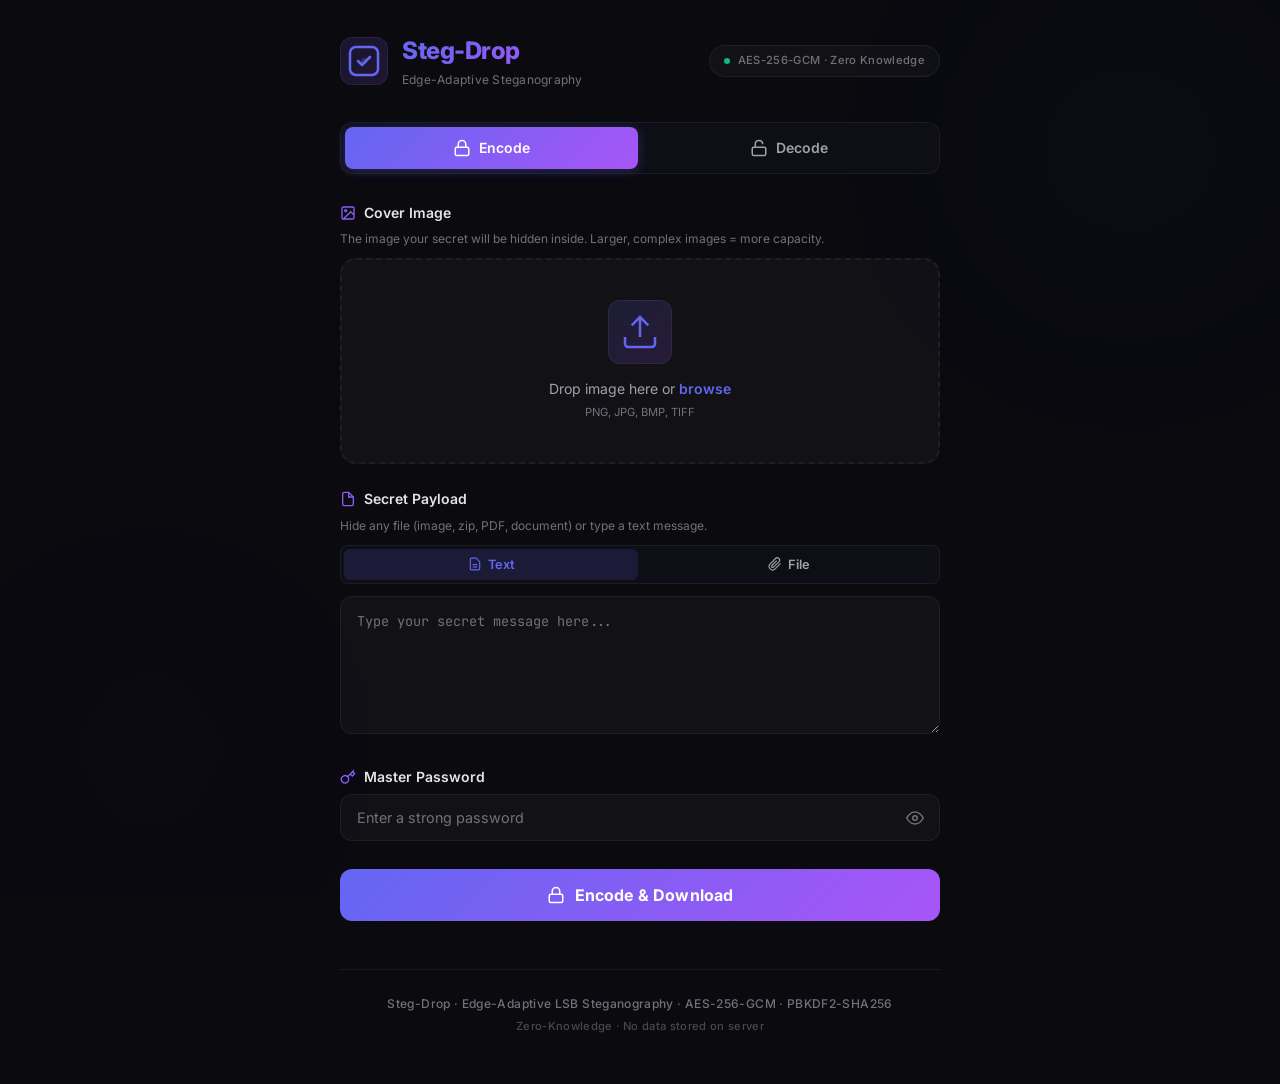
<file: index.html>
<!DOCTYPE html>
<html lang="en">
<head>
    <meta charset="UTF-8">
    <meta name="viewport" content="width=device-width, initial-scale=1.0">
    <title>Steg-Drop — Secure Steganography</title>
    <meta name="description" content="Hide any file inside an image using edge-adaptive steganography with AES-256-GCM encryption.">
    <link rel="preconnect" href="https://fonts.googleapis.com">
    <link rel="preconnect" href="https://fonts.gstatic.com" crossorigin>
    <link href="https://fonts.googleapis.com/css2?family=Inter:wght@300;400;500;600;700;800&family=JetBrains+Mono:wght@400;500&display=swap" rel="stylesheet">
    <link rel="stylesheet" href="/static/style.css">
</head>
<body>
    <!-- Animated background particles -->
    <div class="bg-particles" id="bgParticles"></div>

    <div class="app-container">
        <!-- Header -->
        <header class="app-header">
            <div class="logo">
                <div class="logo-icon">
                    <svg width="32" height="32" viewBox="0 0 32 32" fill="none">
                        <rect x="2" y="2" width="28" height="28" rx="6" stroke="url(#grad)" stroke-width="2.5"/>
                        <path d="M10 16L14 20L22 12" stroke="url(#grad)" stroke-width="2.5" stroke-linecap="round" stroke-linejoin="round"/>
                        <circle cx="16" cy="16" r="3" fill="url(#grad)" opacity="0.3"/>
                        <defs>
                            <linearGradient id="grad" x1="0" y1="0" x2="32" y2="32">
                                <stop stop-color="#6366f1"/>
                                <stop offset="1" stop-color="#a855f7"/>
                            </linearGradient>
                        </defs>
                    </svg>
                </div>
                <div>
                    <h1 class="logo-text">Steg-Drop</h1>
                    <p class="logo-tagline">Edge-Adaptive Steganography</p>
                </div>
            </div>
            <div class="header-badge">
                <span class="badge-dot"></span>
                AES-256-GCM · Zero Knowledge
            </div>
        </header>

        <!-- Tab Navigation -->
        <nav class="tab-nav">
            <button class="tab-btn active" data-tab="encode" id="tab-encode">
                <svg width="18" height="18" viewBox="0 0 24 24" fill="none" stroke="currentColor" stroke-width="2" stroke-linecap="round" stroke-linejoin="round">
                    <rect x="3" y="11" width="18" height="11" rx="2" ry="2"></rect>
                    <path d="M7 11V7a5 5 0 0 1 10 0v4"></path>
                </svg>
                Encode
            </button>
            <button class="tab-btn" data-tab="decode" id="tab-decode">
                <svg width="18" height="18" viewBox="0 0 24 24" fill="none" stroke="currentColor" stroke-width="2" stroke-linecap="round" stroke-linejoin="round">
                    <rect x="3" y="11" width="18" height="11" rx="2" ry="2"></rect>
                    <path d="M7 11V7a5 5 0 0 1 9.9-1"></path>
                </svg>
                Decode
            </button>
        </nav>

        <!-- ============ ENCODE TAB ============ -->
        <section class="tab-content active" id="panel-encode">
            <form id="encode-form" class="form-grid">
                <!-- Cover Image Upload -->
                <div class="form-section">
                    <label class="form-label">
                        <svg width="16" height="16" viewBox="0 0 24 24" fill="none" stroke="currentColor" stroke-width="2"><rect x="3" y="3" width="18" height="18" rx="2"/><circle cx="8.5" cy="8.5" r="1.5"/><polyline points="21 15 16 10 5 21"/></svg>
                        Cover Image
                    </label>
                    <p class="form-hint">The image your secret will be hidden inside. Larger, complex images = more capacity.</p>
                    <div class="drop-zone" id="cover-drop-zone">
                        <input type="file" id="cover-image" accept="image/*" required>
                        <div class="drop-zone-content">
                            <div class="drop-icon">
                                <svg width="40" height="40" viewBox="0 0 24 24" fill="none" stroke="currentColor" stroke-width="1.5"><path d="M21 15v4a2 2 0 0 1-2 2H5a2 2 0 0 1-2-2v-4"/><polyline points="17 8 12 3 7 8"/><line x1="12" y1="3" x2="12" y2="15"/></svg>
                            </div>
                            <p class="drop-text">Drop image here or <span class="browse-link">browse</span></p>
                            <p class="drop-info">PNG, JPG, BMP, TIFF</p>
                        </div>
                        <div class="drop-zone-preview" id="cover-preview" style="display:none;">
                            <img id="cover-preview-img" alt="Cover preview">
                            <button type="button" class="remove-btn" id="cover-remove">✕</button>
                        </div>
                    </div>
                </div>

                <!-- Secret Payload -->
                <div class="form-section">
                    <label class="form-label">
                        <svg width="16" height="16" viewBox="0 0 24 24" fill="none" stroke="currentColor" stroke-width="2"><path d="M13 2H6a2 2 0 0 0-2 2v16a2 2 0 0 0 2 2h12a2 2 0 0 0 2-2V9z"/><polyline points="13 2 13 9 20 9"/></svg>
                        Secret Payload
                    </label>
                    <p class="form-hint">Hide any file (image, zip, PDF, document) or type a text message.</p>
                    
                    <div class="payload-toggle">
                        <button type="button" class="toggle-btn active" data-payload="text" id="payload-text-btn">
                            <svg width="14" height="14" viewBox="0 0 24 24" fill="none" stroke="currentColor" stroke-width="2"><path d="M14 2H6a2 2 0 0 0-2 2v16a2 2 0 0 0 2 2h12a2 2 0 0 0 2-2V8z"/><line x1="16" y1="13" x2="8" y2="13"/><line x1="16" y1="17" x2="8" y2="17"/></svg>
                            Text
                        </button>
                        <button type="button" class="toggle-btn" data-payload="file" id="payload-file-btn">
                            <svg width="14" height="14" viewBox="0 0 24 24" fill="none" stroke="currentColor" stroke-width="2"><path d="M21.44 11.05l-9.19 9.19a6 6 0 0 1-8.49-8.49l9.19-9.19a4 4 0 0 1 5.66 5.66l-9.2 9.19a2 2 0 0 1-2.83-2.83l8.49-8.49"/></svg>
                            File
                        </button>
                    </div>

                    <div id="text-input-area">
                        <textarea id="secret-text" placeholder="Type your secret message here..." rows="5"></textarea>
                    </div>
                    <div id="file-input-area" style="display:none;">
                        <div class="drop-zone small" id="secret-drop-zone">
                            <input type="file" id="secret-file">
                            <div class="drop-zone-content">
                                <div class="drop-icon small">
                                    <svg width="28" height="28" viewBox="0 0 24 24" fill="none" stroke="currentColor" stroke-width="1.5"><path d="M21.44 11.05l-9.19 9.19a6 6 0 0 1-8.49-8.49l9.19-9.19a4 4 0 0 1 5.66 5.66l-9.2 9.19a2 2 0 0 1-2.83-2.83l8.49-8.49"/></svg>
                                </div>
                                <p class="drop-text">Drop any file or <span class="browse-link">browse</span></p>
                                <p class="drop-info">Any file type supported</p>
                            </div>
                            <div class="drop-zone-preview file-preview" id="secret-file-preview" style="display:none;">
                                <div class="file-info">
                                    <svg width="24" height="24" viewBox="0 0 24 24" fill="none" stroke="currentColor" stroke-width="1.5"><path d="M13 2H6a2 2 0 0 0-2 2v16a2 2 0 0 0 2 2h12a2 2 0 0 0 2-2V9z"/><polyline points="13 2 13 9 20 9"/></svg>
                                    <div>
                                        <p class="file-name" id="secret-file-name">filename.zip</p>
                                        <p class="file-size" id="secret-file-size">2.4 MB</p>
                                    </div>
                                </div>
                                <button type="button" class="remove-btn" id="secret-remove">✕</button>
                            </div>
                        </div>
                    </div>
                </div>

                <!-- Password -->
                <div class="form-section">
                    <label class="form-label" for="encode-password">
                        <svg width="16" height="16" viewBox="0 0 24 24" fill="none" stroke="currentColor" stroke-width="2"><path d="M21 2l-2 2m-7.61 7.61a5.5 5.5 0 1 1-7.778 7.778 5.5 5.5 0 0 1 7.777-7.777zm0 0L15.5 7.5m0 0l3 3L22 7l-3-3m-3.5 3.5L19 4"/></svg>
                        Master Password
                    </label>
                    <div class="password-wrapper">
                        <input type="password" id="encode-password" placeholder="Enter a strong password" required autocomplete="off">
                        <button type="button" class="eye-btn" id="encode-eye">
                            <svg width="18" height="18" viewBox="0 0 24 24" fill="none" stroke="currentColor" stroke-width="2"><path d="M1 12s4-8 11-8 11 8 11 8-4 8-11 8-11-8-11-8z"/><circle cx="12" cy="12" r="3"/></svg>
                        </button>
                    </div>
                </div>

                <!-- Submit -->
                <button type="submit" class="btn-primary" id="encode-btn">
                    <svg width="18" height="18" viewBox="0 0 24 24" fill="none" stroke="currentColor" stroke-width="2"><rect x="3" y="11" width="18" height="11" rx="2" ry="2"/><path d="M7 11V7a5 5 0 0 1 10 0v4"/></svg>
                    <span>Encode & Download</span>
                    <div class="spinner" style="display:none;"></div>
                </button>
            </form>

            <!-- Status Message -->
            <div class="status-message" id="encode-status" style="display:none;"></div>

            <!-- Metrics Dashboard -->
            <div class="metrics-panel" id="encode-metrics" style="display:none;"></div>
        </section>

        <!-- ============ DECODE TAB ============ -->
        <section class="tab-content" id="panel-decode">
            <form id="decode-form" class="form-grid">
                <!-- Stego Image Upload -->
                <div class="form-section">
                    <label class="form-label">
                        <svg width="16" height="16" viewBox="0 0 24 24" fill="none" stroke="currentColor" stroke-width="2"><rect x="3" y="3" width="18" height="18" rx="2"/><circle cx="8.5" cy="8.5" r="1.5"/><polyline points="21 15 16 10 5 21"/></svg>
                        Stego Image
                    </label>
                    <p class="form-hint">Upload the image that contains the hidden payload.</p>
                    <div class="drop-zone" id="stego-drop-zone">
                        <input type="file" id="stego-image" accept="image/*" required>
                        <div class="drop-zone-content">
                            <div class="drop-icon">
                                <svg width="40" height="40" viewBox="0 0 24 24" fill="none" stroke="currentColor" stroke-width="1.5"><path d="M21 15v4a2 2 0 0 1-2 2H5a2 2 0 0 1-2-2v-4"/><polyline points="17 8 12 3 7 8"/><line x1="12" y1="3" x2="12" y2="15"/></svg>
                            </div>
                            <p class="drop-text">Drop stego image here or <span class="browse-link">browse</span></p>
                            <p class="drop-info">PNG only (steganography output)</p>
                        </div>
                        <div class="drop-zone-preview" id="stego-preview" style="display:none;">
                            <img id="stego-preview-img" alt="Stego preview">
                            <button type="button" class="remove-btn" id="stego-remove">✕</button>
                        </div>
                    </div>
                </div>

                <!-- Password -->
                <div class="form-section">
                    <label class="form-label" for="decode-password">
                        <svg width="16" height="16" viewBox="0 0 24 24" fill="none" stroke="currentColor" stroke-width="2"><path d="M21 2l-2 2m-7.61 7.61a5.5 5.5 0 1 1-7.778 7.778 5.5 5.5 0 0 1 7.777-7.777zm0 0L15.5 7.5m0 0l3 3L22 7l-3-3m-3.5 3.5L19 4"/></svg>
                        Master Password
                    </label>
                    <div class="password-wrapper">
                        <input type="password" id="decode-password" placeholder="Enter the password used for encoding" required autocomplete="off">
                        <button type="button" class="eye-btn" id="decode-eye">
                            <svg width="18" height="18" viewBox="0 0 24 24" fill="none" stroke="currentColor" stroke-width="2"><path d="M1 12s4-8 11-8 11 8 11 8-4 8-11 8-11-8-11-8z"/><circle cx="12" cy="12" r="3"/></svg>
                        </button>
                    </div>
                </div>

                <!-- Submit -->
                <button type="submit" class="btn-primary decode" id="decode-btn">
                    <svg width="18" height="18" viewBox="0 0 24 24" fill="none" stroke="currentColor" stroke-width="2"><rect x="3" y="11" width="18" height="11" rx="2" ry="2"/><path d="M7 11V7a5 5 0 0 1 9.9-1"/></svg>
                    <span>Decode Secret</span>
                    <div class="spinner" style="display:none;"></div>
                </button>
            </form>

            <!-- Status Message -->
            <div class="status-message" id="decode-status" style="display:none;"></div>

            <!-- Interception Alerts -->
            <div class="alerts-panel" id="decode-alerts" style="display:none;"></div>

            <!-- Metrics Dashboard -->
            <div class="metrics-panel" id="decode-metrics" style="display:none;"></div>

            <!-- Decoded Result -->
            <div class="result-card" id="decode-result" style="display:none;">
                <div class="result-header">
                    <svg width="20" height="20" viewBox="0 0 24 24" fill="none" stroke="currentColor" stroke-width="2"><path d="M22 11.08V12a10 10 0 1 1-5.93-9.14"/><polyline points="22 4 12 14.01 9 11.01"/></svg>
                    <span>Secret Revealed</span>
                </div>
                <div id="result-content"></div>
            </div>
        </section>

        <!-- Footer -->
        <footer class="app-footer">
            <p>Steg-Drop · Edge-Adaptive LSB Steganography · AES-256-GCM · PBKDF2-SHA256</p>
            <p class="footer-sub">Zero-Knowledge · No data stored on server</p>
        </footer>
    </div>

    <script src="/static/script.js"></script>
</body>
</html>
</file>
<file: static/style.css>
/* ============================================================
   Steg-Drop — Premium Dark Theme Stylesheet
   ============================================================ */

/* --- Reset & Base --- */
*, *::before, *::after {
    margin: 0;
    padding: 0;
    box-sizing: border-box;
}

:root {
    --bg-primary: #0a0a0f;
    --bg-secondary: #111118;
    --bg-card: rgba(17, 17, 26, 0.75);
    --bg-card-hover: rgba(25, 25, 40, 0.85);
    --bg-glass: rgba(255, 255, 255, 0.03);
    --border: rgba(255, 255, 255, 0.06);
    --border-hover: rgba(255, 255, 255, 0.12);
    --border-focus: rgba(99, 102, 241, 0.5);
    --text-primary: #e4e4e7;
    --text-secondary: #a1a1aa;
    --text-muted: #71717a;
    --accent-indigo: #6366f1;
    --accent-purple: #a855f7;
    --accent-violet: #8b5cf6;
    --accent-emerald: #10b981;
    --accent-rose: #f43f5e;
    --gradient-main: linear-gradient(135deg, #6366f1, #a855f7);
    --gradient-glow: linear-gradient(135deg, rgba(99, 102, 241, 0.15), rgba(168, 85, 247, 0.15));
    --shadow-sm: 0 1px 2px rgba(0, 0, 0, 0.3);
    --shadow-md: 0 4px 16px rgba(0, 0, 0, 0.4);
    --shadow-lg: 0 8px 32px rgba(0, 0, 0, 0.5);
    --shadow-glow: 0 0 40px rgba(99, 102, 241, 0.15);
    --radius-sm: 8px;
    --radius-md: 12px;
    --radius-lg: 16px;
    --radius-xl: 20px;
    --font-main: 'Inter', -apple-system, BlinkMacSystemFont, 'Segoe UI', sans-serif;
    --font-mono: 'JetBrains Mono', 'Fira Code', monospace;
    --transition: 0.25s cubic-bezier(0.4, 0, 0.2, 1);
}

html {
    font-size: 16px;
    scroll-behavior: smooth;
}

body {
    font-family: var(--font-main);
    background: var(--bg-primary);
    color: var(--text-primary);
    min-height: 100vh;
    line-height: 1.6;
    -webkit-font-smoothing: antialiased;
    overflow-x: hidden;
}

/* --- Background Particles --- */
.bg-particles {
    position: fixed;
    inset: 0;
    z-index: 0;
    pointer-events: none;
    overflow: hidden;
}

.bg-particles::before,
.bg-particles::after {
    content: '';
    position: absolute;
    border-radius: 50%;
    filter: blur(120px);
    opacity: 0.4;
    animation: float 20s ease-in-out infinite;
}

.bg-particles::before {
    width: 500px;
    height: 500px;
    background: radial-gradient(circle, rgba(99, 102, 241, 0.12), transparent 70%);
    top: -100px;
    right: -100px;
    animation-delay: -5s;
}

.bg-particles::after {
    width: 400px;
    height: 400px;
    background: radial-gradient(circle, rgba(168, 85, 247, 0.1), transparent 70%);
    bottom: -50px;
    left: -50px;
    animation-delay: -10s;
}

@keyframes float {
    0%, 100% { transform: translate(0, 0) scale(1); }
    25% { transform: translate(30px, -30px) scale(1.05); }
    50% { transform: translate(-20px, 20px) scale(0.95); }
    75% { transform: translate(10px, -10px) scale(1.02); }
}

/* --- App Container --- */
.app-container {
    position: relative;
    z-index: 1;
    max-width: 640px;
    margin: 0 auto;
    padding: 32px 20px 48px;
}

/* --- Header --- */
.app-header {
    display: flex;
    align-items: center;
    justify-content: space-between;
    margin-bottom: 32px;
    animation: fadeDown 0.6s ease;
}

.logo {
    display: flex;
    align-items: center;
    gap: 14px;
}

.logo-icon {
    display: flex;
    align-items: center;
    justify-content: center;
    width: 48px;
    height: 48px;
    border-radius: var(--radius-md);
    background: var(--gradient-glow);
    border: 1px solid var(--border);
}

.logo-text {
    font-size: 1.5rem;
    font-weight: 800;
    background: var(--gradient-main);
    -webkit-background-clip: text;
    -webkit-text-fill-color: transparent;
    background-clip: text;
    letter-spacing: -0.02em;
}

.logo-tagline {
    font-size: 0.75rem;
    color: var(--text-muted);
    font-weight: 400;
    letter-spacing: 0.02em;
}

.header-badge {
    display: flex;
    align-items: center;
    gap: 8px;
    padding: 6px 14px;
    border-radius: 999px;
    background: var(--bg-glass);
    border: 1px solid var(--border);
    font-size: 0.7rem;
    color: var(--text-muted);
    font-weight: 500;
    letter-spacing: 0.03em;
    white-space: nowrap;
}

.badge-dot {
    width: 6px;
    height: 6px;
    border-radius: 50%;
    background: var(--accent-emerald);
    animation: pulse 2s ease-in-out infinite;
}

@keyframes pulse {
    0%, 100% { opacity: 1; }
    50% { opacity: 0.4; }
}

/* --- Tab Navigation --- */
.tab-nav {
    display: flex;
    gap: 4px;
    padding: 4px;
    background: var(--bg-card);
    border-radius: var(--radius-md);
    border: 1px solid var(--border);
    margin-bottom: 28px;
    backdrop-filter: blur(20px);
    animation: fadeDown 0.6s ease 0.1s both;
}

.tab-btn {
    flex: 1;
    display: flex;
    align-items: center;
    justify-content: center;
    gap: 8px;
    padding: 12px 20px;
    border: none;
    border-radius: var(--radius-sm);
    background: transparent;
    color: var(--text-secondary);
    font-family: var(--font-main);
    font-size: 0.875rem;
    font-weight: 600;
    cursor: pointer;
    transition: var(--transition);
}

.tab-btn:hover {
    color: var(--text-primary);
    background: rgba(255, 255, 255, 0.04);
}

.tab-btn.active {
    background: var(--gradient-main);
    color: #fff;
    box-shadow: 0 2px 12px rgba(99, 102, 241, 0.3);
}

/* --- Tab content --- */
.tab-content {
    display: none;
    animation: fadeUp 0.4s ease;
}

.tab-content.active {
    display: block;
}

/* --- Form Grid --- */
.form-grid {
    display: flex;
    flex-direction: column;
    gap: 24px;
}

.form-section {
    animation: fadeUp 0.5s ease both;
}

.form-section:nth-child(1) { animation-delay: 0.1s; }
.form-section:nth-child(2) { animation-delay: 0.15s; }
.form-section:nth-child(3) { animation-delay: 0.2s; }

.form-label {
    display: flex;
    align-items: center;
    gap: 8px;
    font-size: 0.875rem;
    font-weight: 600;
    color: var(--text-primary);
    margin-bottom: 6px;
}

.form-label svg {
    color: var(--accent-violet);
}

.form-hint {
    font-size: 0.75rem;
    color: var(--text-muted);
    margin-bottom: 10px;
    line-height: 1.5;
}

/* --- Drop Zone --- */
.drop-zone {
    position: relative;
    border: 2px dashed var(--border);
    border-radius: var(--radius-lg);
    background: var(--bg-glass);
    cursor: pointer;
    transition: var(--transition);
    overflow: hidden;
}

.drop-zone:hover,
.drop-zone.dragover {
    border-color: var(--accent-indigo);
    background: rgba(99, 102, 241, 0.04);
}

.drop-zone input[type="file"] {
    position: absolute;
    inset: 0;
    opacity: 0;
    cursor: pointer;
    z-index: 2;
}

.drop-zone-content {
    display: flex;
    flex-direction: column;
    align-items: center;
    justify-content: center;
    padding: 40px 20px;
    text-align: center;
}

.drop-zone.small .drop-zone-content {
    padding: 28px 16px;
}

.drop-icon {
    display: flex;
    align-items: center;
    justify-content: center;
    width: 64px;
    height: 64px;
    border-radius: var(--radius-md);
    background: var(--gradient-glow);
    border: 1px solid var(--border);
    color: var(--accent-indigo);
    margin-bottom: 14px;
    transition: var(--transition);
}

.drop-icon.small {
    width: 48px;
    height: 48px;
    margin-bottom: 10px;
}

.drop-zone:hover .drop-icon {
    transform: translateY(-2px);
    box-shadow: var(--shadow-glow);
}

.drop-text {
    font-size: 0.875rem;
    color: var(--text-secondary);
    margin-bottom: 4px;
}

.browse-link {
    color: var(--accent-indigo);
    font-weight: 600;
}

.drop-info {
    font-size: 0.7rem;
    color: var(--text-muted);
}

/* --- Drop zone preview --- */
.drop-zone-preview {
    position: relative;
    padding: 16px;
}

.drop-zone-preview img {
    width: 100%;
    max-height: 200px;
    object-fit: contain;
    border-radius: var(--radius-sm);
}

.remove-btn {
    position: absolute;
    top: 8px;
    right: 8px;
    width: 28px;
    height: 28px;
    border-radius: 50%;
    border: none;
    background: rgba(244, 63, 94, 0.9);
    color: white;
    font-size: 14px;
    cursor: pointer;
    display: flex;
    align-items: center;
    justify-content: center;
    transition: var(--transition);
    z-index: 3;
}

.remove-btn:hover {
    background: var(--accent-rose);
    transform: scale(1.1);
}

/* --- File preview --- */
.file-preview {
    display: flex;
    align-items: center;
    justify-content: space-between;
    padding: 16px 20px;
}

.file-info {
    display: flex;
    align-items: center;
    gap: 12px;
    color: var(--accent-indigo);
}

.file-name {
    font-size: 0.875rem;
    font-weight: 600;
    color: var(--text-primary);
}

.file-size {
    font-size: 0.75rem;
    color: var(--text-muted);
}

/* --- Payload Toggle --- */
.payload-toggle {
    display: flex;
    gap: 4px;
    padding: 3px;
    background: var(--bg-card);
    border: 1px solid var(--border);
    border-radius: var(--radius-sm);
    margin-bottom: 12px;
}

.toggle-btn {
    flex: 1;
    display: flex;
    align-items: center;
    justify-content: center;
    gap: 6px;
    padding: 8px 14px;
    border: none;
    border-radius: 6px;
    background: transparent;
    color: var(--text-secondary);
    font-family: var(--font-main);
    font-size: 0.8rem;
    font-weight: 600;
    cursor: pointer;
    transition: var(--transition);
}

.toggle-btn:hover {
    color: var(--text-primary);
}

.toggle-btn.active {
    background: rgba(99, 102, 241, 0.15);
    color: var(--accent-indigo);
}

/* --- Textarea --- */
textarea {
    width: 100%;
    padding: 14px 16px;
    background: var(--bg-glass);
    border: 1px solid var(--border);
    border-radius: var(--radius-md);
    color: var(--text-primary);
    font-family: var(--font-mono);
    font-size: 0.85rem;
    line-height: 1.6;
    resize: vertical;
    transition: var(--transition);
}

textarea:focus {
    outline: none;
    border-color: var(--border-focus);
    box-shadow: 0 0 0 3px rgba(99, 102, 241, 0.1);
}

textarea::placeholder {
    color: var(--text-muted);
}

/* --- Password Input --- */
.password-wrapper {
    position: relative;
}

.password-wrapper input {
    width: 100%;
    padding: 14px 48px 14px 16px;
    background: var(--bg-glass);
    border: 1px solid var(--border);
    border-radius: var(--radius-md);
    color: var(--text-primary);
    font-family: var(--font-main);
    font-size: 0.9rem;
    transition: var(--transition);
}

.password-wrapper input:focus {
    outline: none;
    border-color: var(--border-focus);
    box-shadow: 0 0 0 3px rgba(99, 102, 241, 0.1);
}

.password-wrapper input::placeholder {
    color: var(--text-muted);
}

.eye-btn {
    position: absolute;
    right: 12px;
    top: 50%;
    transform: translateY(-50%);
    background: none;
    border: none;
    color: var(--text-muted);
    cursor: pointer;
    padding: 4px;
    display: flex;
    transition: var(--transition);
}

.eye-btn:hover {
    color: var(--text-primary);
}

/* --- Primary Button --- */
.btn-primary {
    display: flex;
    align-items: center;
    justify-content: center;
    gap: 10px;
    width: 100%;
    padding: 16px 24px;
    border: none;
    border-radius: var(--radius-md);
    background: var(--gradient-main);
    color: #fff;
    font-family: var(--font-main);
    font-size: 1rem;
    font-weight: 700;
    cursor: pointer;
    transition: var(--transition);
    letter-spacing: 0.01em;
    position: relative;
    overflow: hidden;
    margin-top: 4px;
}

.btn-primary::before {
    content: '';
    position: absolute;
    inset: 0;
    background: linear-gradient(135deg, rgba(255,255,255,0.1), transparent);
    opacity: 0;
    transition: var(--transition);
}

.btn-primary:hover::before {
    opacity: 1;
}

.btn-primary:hover {
    transform: translateY(-1px);
    box-shadow: 0 4px 20px rgba(99, 102, 241, 0.4);
}

.btn-primary:active {
    transform: translateY(0);
}

.btn-primary.decode {
    background: linear-gradient(135deg, #10b981, #059669);
}

.btn-primary.decode:hover {
    box-shadow: 0 4px 20px rgba(16, 185, 129, 0.4);
}

.btn-primary:disabled {
    opacity: 0.6;
    cursor: not-allowed;
    transform: none;
}

/* --- Spinner --- */
.spinner {
    width: 18px;
    height: 18px;
    border: 2px solid rgba(255, 255, 255, 0.3);
    border-top-color: white;
    border-radius: 50%;
    animation: spin 0.7s linear infinite;
}

@keyframes spin {
    to { transform: rotate(360deg); }
}

/* --- Status Messages --- */
.status-message {
    margin-top: 20px;
    padding: 14px 18px;
    border-radius: var(--radius-md);
    font-size: 0.85rem;
    font-weight: 500;
    animation: fadeUp 0.3s ease;
}

.status-message.error {
    background: rgba(244, 63, 94, 0.1);
    border: 1px solid rgba(244, 63, 94, 0.2);
    color: #fda4af;
}

.status-message.success {
    background: rgba(16, 185, 129, 0.1);
    border: 1px solid rgba(16, 185, 129, 0.2);
    color: #6ee7b7;
}

.status-message.info {
    background: rgba(99, 102, 241, 0.1);
    border: 1px solid rgba(99, 102, 241, 0.2);
    color: #a5b4fc;
}

/* --- Result Card --- */
.result-card {
    margin-top: 24px;
    padding: 24px;
    background: var(--bg-card);
    border-radius: var(--radius-lg);
    border: 1px solid var(--border);
    backdrop-filter: blur(20px);
    animation: fadeUp 0.5s ease;
}

.result-header {
    display: flex;
    align-items: center;
    gap: 10px;
    font-size: 1rem;
    font-weight: 700;
    color: var(--accent-emerald);
    margin-bottom: 16px;
    padding-bottom: 14px;
    border-bottom: 1px solid var(--border);
}

#result-content {
    font-family: var(--font-mono);
    font-size: 0.85rem;
    line-height: 1.7;
    color: var(--text-primary);
    white-space: pre-wrap;
    word-break: break-all;
}

#result-content .download-link {
    display: inline-flex;
    align-items: center;
    gap: 8px;
    padding: 10px 18px;
    background: var(--gradient-main);
    color: #fff;
    border-radius: var(--radius-sm);
    text-decoration: none;
    font-family: var(--font-main);
    font-weight: 600;
    font-size: 0.85rem;
    transition: var(--transition);
}

#result-content .download-link:hover {
    transform: translateY(-1px);
    box-shadow: 0 4px 16px rgba(99, 102, 241, 0.3);
}

/* --- Footer --- */
.app-footer {
    text-align: center;
    margin-top: 48px;
    padding-top: 24px;
    border-top: 1px solid var(--border);
    animation: fadeUp 0.6s ease 0.3s both;
}

.app-footer p {
    font-size: 0.75rem;
    color: var(--text-muted);
    font-weight: 500;
    letter-spacing: 0.03em;
}

.footer-sub {
    margin-top: 4px;
    font-size: 0.7rem !important;
    color: var(--text-muted);
    opacity: 0.6;
}

/* --- Metrics Panel --- */
.metrics-panel {
    margin-top: 20px;
    padding: 20px;
    background: var(--bg-card);
    border-radius: var(--radius-lg);
    border: 1px solid var(--border);
    backdrop-filter: blur(20px);
    animation: fadeUp 0.5s ease;
}

.metrics-header {
    display: flex;
    align-items: center;
    gap: 10px;
    font-size: 1rem;
    font-weight: 700;
    color: var(--accent-indigo);
    margin-bottom: 18px;
    padding-bottom: 14px;
    border-bottom: 1px solid var(--border);
}

.metrics-header svg {
    color: var(--accent-indigo);
}

.metrics-section {
    margin-bottom: 18px;
}

.metrics-section:last-child {
    margin-bottom: 0;
}

.metrics-section-title {
    font-size: 0.75rem;
    font-weight: 600;
    color: var(--text-muted);
    text-transform: uppercase;
    letter-spacing: 0.08em;
    margin-bottom: 12px;
}

.metrics-grid {
    display: grid;
    grid-template-columns: 1fr 1fr;
    gap: 10px;
}

.metric-item {
    display: flex;
    align-items: flex-start;
    gap: 10px;
    padding: 12px;
    background: var(--bg-glass);
    border: 1px solid var(--border);
    border-radius: var(--radius-sm);
    transition: var(--transition);
    animation: fadeUp 0.4s ease both;
}

.metric-item:nth-child(1) { animation-delay: 0.05s; }
.metric-item:nth-child(2) { animation-delay: 0.1s; }
.metric-item:nth-child(3) { animation-delay: 0.15s; }
.metric-item:nth-child(4) { animation-delay: 0.2s; }
.metric-item:nth-child(5) { animation-delay: 0.25s; }
.metric-item:nth-child(6) { animation-delay: 0.3s; }
.metric-item:nth-child(7) { animation-delay: 0.35s; }
.metric-item:nth-child(8) { animation-delay: 0.4s; }

.metric-item:hover {
    border-color: var(--border-hover);
    background: var(--bg-card-hover);
}

.metric-icon {
    font-size: 1.1rem;
    line-height: 1;
    flex-shrink: 0;
    margin-top: 2px;
}

.metric-details {
    flex: 1;
    min-width: 0;
}

.metric-label {
    font-size: 0.7rem;
    color: var(--text-muted);
    font-weight: 500;
    margin-bottom: 2px;
    line-height: 1.3;
}

.metric-value {
    font-size: 0.85rem;
    font-weight: 700;
    color: var(--text-primary);
    line-height: 1.3;
}

.metric-value.highlight {
    color: var(--accent-indigo);
    font-size: 0.95rem;
}

.metric-value.mono {
    font-family: var(--font-mono);
    font-size: 0.75rem;
    word-break: break-all;
    color: var(--text-secondary);
}

/* --- Capacity Bar --- */
.capacity-bar-container {
    margin-top: 16px;
    padding: 14px;
    background: var(--bg-glass);
    border: 1px solid var(--border);
    border-radius: var(--radius-sm);
}

.capacity-bar-label {
    display: flex;
    justify-content: space-between;
    align-items: center;
    margin-bottom: 8px;
    font-size: 0.8rem;
    font-weight: 600;
    color: var(--text-secondary);
}

.capacity-percent {
    font-weight: 800;
    font-size: 0.9rem;
    font-family: var(--font-mono);
}

.capacity-bar-track {
    height: 8px;
    background: rgba(255, 255, 255, 0.06);
    border-radius: 4px;
    overflow: hidden;
}

.capacity-bar-fill {
    height: 100%;
    border-radius: 4px;
    transition: width 1s cubic-bezier(0.4, 0, 0.2, 1);
    box-shadow: 0 0 8px rgba(16, 185, 129, 0.3);
}

/* --- Interception Alert Cards --- */
.alerts-panel {
    margin-top: 20px;
    display: flex;
    flex-direction: column;
    gap: 12px;
}

.alert-card {
    display: flex;
    gap: 14px;
    padding: 18px;
    border-radius: var(--radius-md);
    border: 1px solid;
    animation: alertSlideIn 0.5s cubic-bezier(0.4, 0, 0.2, 1) both;
}

.alert-card:nth-child(1) { animation-delay: 0.1s; }
.alert-card:nth-child(2) { animation-delay: 0.3s; }
.alert-card:nth-child(3) { animation-delay: 0.5s; }

@keyframes alertSlideIn {
    from {
        opacity: 0;
        transform: translateX(-20px) scale(0.95);
    }
    to {
        opacity: 1;
        transform: translateX(0) scale(1);
    }
}

/* Critical Alert — Red */
.alert-card.alert-critical {
    background: rgba(244, 63, 94, 0.08);
    border-color: rgba(244, 63, 94, 0.3);
    box-shadow: 0 0 20px rgba(244, 63, 94, 0.08), inset 0 0 20px rgba(244, 63, 94, 0.03);
}

.alert-card.alert-critical .alert-icon {
    color: #f43f5e;
    filter: drop-shadow(0 0 6px rgba(244, 63, 94, 0.4));
}

.alert-card.alert-critical .alert-title {
    color: #fda4af;
}

.alert-card.alert-critical .alert-message {
    color: #fca5a5;
}

/* Warning Alert — Amber */
.alert-card.alert-warning {
    background: rgba(245, 158, 11, 0.08);
    border-color: rgba(245, 158, 11, 0.3);
    box-shadow: 0 0 20px rgba(245, 158, 11, 0.06), inset 0 0 20px rgba(245, 158, 11, 0.02);
}

.alert-card.alert-warning .alert-icon {
    color: #f59e0b;
    filter: drop-shadow(0 0 6px rgba(245, 158, 11, 0.4));
}

.alert-card.alert-warning .alert-title {
    color: #fcd34d;
}

.alert-card.alert-warning .alert-message {
    color: #fbbf24;
}

/* Success Alert — Green */
.alert-card.alert-success {
    background: rgba(16, 185, 129, 0.08);
    border-color: rgba(16, 185, 129, 0.3);
    box-shadow: 0 0 20px rgba(16, 185, 129, 0.06), inset 0 0 20px rgba(16, 185, 129, 0.02);
}

.alert-card.alert-success .alert-icon {
    color: #10b981;
    filter: drop-shadow(0 0 6px rgba(16, 185, 129, 0.4));
}

.alert-card.alert-success .alert-title {
    color: #6ee7b7;
}

.alert-card.alert-success .alert-message {
    color: #86efac;
}

.alert-icon {
    flex-shrink: 0;
    margin-top: 1px;
}

.alert-body {
    flex: 1;
}

.alert-title {
    font-size: 0.9rem;
    font-weight: 700;
    margin-bottom: 6px;
    line-height: 1.3;
}

.alert-message {
    font-size: 0.8rem;
    font-weight: 400;
    line-height: 1.7;
    opacity: 0.85;
}

/* --- Animations --- */
@keyframes fadeDown {
    from { opacity: 0; transform: translateY(-12px); }
    to { opacity: 1; transform: translateY(0); }
}

@keyframes fadeUp {
    from { opacity: 0; transform: translateY(12px); }
    to { opacity: 1; transform: translateY(0); }
}

/* --- Responsive --- */
@media (max-width: 480px) {
    .app-container {
        padding: 20px 14px 36px;
    }

    .app-header {
        flex-direction: column;
        gap: 14px;
        align-items: flex-start;
    }

    .header-badge {
        align-self: flex-start;
    }

    .drop-zone-content {
        padding: 28px 14px;
    }

    .btn-primary {
        padding: 14px 20px;
    }

    .metrics-grid {
        grid-template-columns: 1fr;
    }

    .alert-card {
        padding: 14px;
    }
}
</file>
